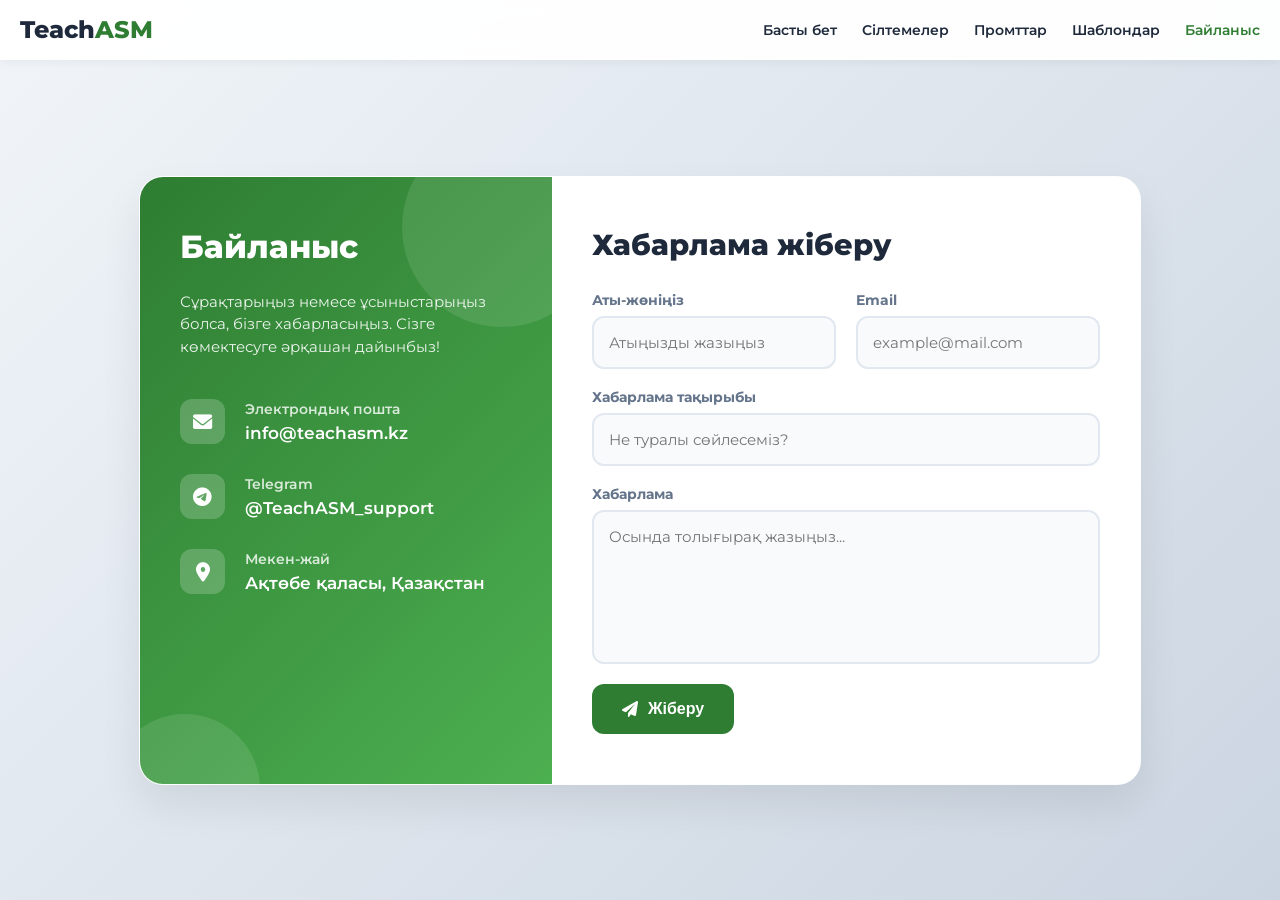
<file: contact.html>
<!DOCTYPE html>
<html lang="kk">
<head>
    <meta charset="UTF-8">
    <meta name="viewport" content="width=device-width, initial-scale=1.0">
    <title>TeachASM - Байланыс</title>
    <link href="https://fonts.googleapis.com/css2?family=Montserrat:wght@400;500;600;700;800&display=swap" rel="stylesheet">
    <link rel="stylesheet" href="https://cdnjs.cloudflare.com/ajax/libs/font-awesome/6.0.0/css/all.min.css">
    <style>
        :root {
            --primary: #2e7d32;
            --primary-light: #4caf50;
            --primary-dark: #1b5e20;
            --bg-color: #f8fafc;
            --text-main: #1e293b;
            --text-muted: #64748b;
        }

        body {
            margin: 0;
            font-family: 'Montserrat', sans-serif;
            background: linear-gradient(135deg, #f1f5f9 0%, #cbd5e1 100%);
            min-height: 100vh;
            display: flex;
            flex-direction: column;
            color: var(--text-main);
        }

        /* Navbar стилі */
        .navbar {
            background: rgba(255, 255, 255, 0.95);
            backdrop-filter: blur(10px);
            padding: 15px 20px;
            box-shadow: 0 2px 10px rgba(0, 0, 0, 0.05);
            position: sticky;
            top: 0;
            z-index: 1000;
            border-bottom: 1px solid rgba(255,255,255,0.5);
        }
        .nav-flex {
            max-width: 1400px;
            margin: 0 auto;
            display: flex;
            justify-content: space-between;
            align-items: center;
        }
        .logo { font-size: 1.5rem; font-weight: 800; color: var(--text-main); text-decoration: none; }
        .logo span { color: var(--primary); }
        .nav-links { list-style: none; display: flex; gap: 25px; margin: 0; padding: 0; }
        .nav-links a { text-decoration: none; color: var(--text-main); font-weight: 600; font-size: 14px; transition: 0.3s; }
        .nav-links a:hover, .nav-links a.active { color: var(--primary); }

        /* Контейнер */
        .contact-wrapper {
            flex: 1;
            display: flex;
            justify-content: center;
            align-items: center;
            padding: 40px 20px;
        }

        .contact-card {
            background: rgba(255, 255, 255, 0.85);
            backdrop-filter: blur(20px);
            border-radius: 24px;
            box-shadow: 0 20px 40px rgba(0, 0, 0, 0.08);
            border: 1px solid rgba(255, 255, 255, 0.5);
            display: flex;
            width: 100%;
            max-width: 1000px;
            overflow: hidden;
        }

        /* Сол жақ - Ақпарат (Градиент) */
        .contact-info-side {
            background: linear-gradient(135deg, var(--primary), var(--primary-light));
            color: white;
            padding: 50px 40px;
            width: 40%;
            position: relative;
            overflow: hidden;
            display: flex;
            flex-direction: column;
        }

        /* Декорация */
        .contact-info-side::before {
            content: '';
            position: absolute;
            top: -50px;
            right: -50px;
            width: 200px;
            height: 200px;
            background: rgba(255,255,255,0.1);
            border-radius: 50%;
        }
        .contact-info-side::after {
            content: '';
            position: absolute;
            bottom: -80px;
            left: -30px;
            width: 150px;
            height: 150px;
            background: rgba(255,255,255,0.1);
            border-radius: 50%;
        }

        .info-title {
            font-size: 2rem;
            font-weight: 800;
            margin: 0 0 10px;
            position: relative;
            z-index: 1;
        }
        
        .info-subtitle {
            font-size: 0.95rem;
            opacity: 0.9;
            margin-bottom: 40px;
            position: relative;
            z-index: 1;
            line-height: 1.5;
        }

        .info-items {
            display: flex;
            flex-direction: column;
            gap: 30px;
            position: relative;
            z-index: 1;
        }

        .info-item {
            display: flex;
            align-items: center;
            gap: 20px;
            text-decoration: none;
            color: white;
            transition: 0.3s;
        }
        .info-item:hover { transform: translateX(5px); }

        .info-icon {
            width: 45px;
            height: 45px;
            background: rgba(255,255,255,0.2);
            border-radius: 12px;
            display: flex;
            align-items: center;
            justify-content: center;
            font-size: 1.2rem;
        }

        .info-details h4 {
            margin: 0 0 5px;
            font-size: 0.9rem;
            font-weight: 600;
            opacity: 0.8;
        }
        .info-details p {
            margin: 0;
            font-size: 1.05rem;
            font-weight: 600;
        }

        /* Оң жақ - Форма */
        .contact-form-side {
            padding: 50px 40px;
            width: 60%;
            background: white;
        }

        .form-title {
            font-size: 1.8rem;
            font-weight: 800;
            color: var(--text-main);
            margin: 0 0 30px;
        }

        .form-grid {
            display: grid;
            grid-template-columns: 1fr 1fr;
            gap: 20px;
        }
        
        .full-width { grid-column: 1 / -1; }

        .input-group {
            display: flex;
            flex-direction: column;
            gap: 8px;
            margin-bottom: 20px;
        }

        .input-group label {
            font-size: 0.85rem;
            font-weight: 700;
            color: var(--text-muted);
        }

        .input-group input, .input-group textarea {
            padding: 15px;
            border: 2px solid #e2e8f0;
            border-radius: 12px;
            font-size: 0.95rem;
            font-family: inherit;
            transition: 0.3s;
            background: #f8fafc;
        }

        .input-group input:focus, .input-group textarea:focus {
            outline: none;
            border-color: var(--primary);
            background: white;
            box-shadow: 0 0 0 4px rgba(46, 125, 50, 0.1);
        }

        .input-group textarea {
            resize: none;
            height: 120px;
        }

        .btn-submit {
            background: var(--primary);
            color: white;
            border: none;
            padding: 16px 30px;
            border-radius: 12px;
            font-size: 1rem;
            font-weight: 700;
            cursor: pointer;
            width: auto;
            display: flex;
            align-items: center;
            gap: 10px;
            transition: 0.3s;
        }

        .btn-submit:hover {
            background: var(--primary-dark);
            transform: translateY(-2px);
            box-shadow: 0 8px 15px rgba(46, 125, 50, 0.2);
        }

        /* Телефон үшін бейімдеу */
        @media (max-width: 992px) {
            .contact-card {
                flex-direction: column;
                max-width: 600px;
            }
            .contact-info-side, .contact-form-side {
                width: 100%;
                padding: 40px 30px;
                box-sizing: border-box;
            }
            .form-grid {
                grid-template-columns: 1fr;
            }
            .nav-flex {
                flex-direction: column;
                gap: 10px;
            }
            .nav-links {
                flex-wrap: wrap;
                justify-content: center;
                gap: 10px;
            }
        }
    </style>
</head>
<body>

    <nav class="navbar">
        <div class="nav-flex">
            <a href="index.html" class="logo">Teach<span>ASM</span></a>
            <ul class="nav-links">
                <li><a href="index.html">Басты бет</a></li>
                <li><a href="links.html">Сілтемелер</a></li>
                <li><a href="prompts.html">Промттар</a></li>
                <li><a href="templates.html">Шаблондар</a></li>
                <li><a href="contact.html" class="active">Байланыс</a></li>
            </ul>
        </div>
    </nav>

    <div class="contact-wrapper">
        <div class="contact-card">
            
            <!-- Сол жақ (Ақпарат) -->
            <div class="contact-info-side">
                <h2 class="info-title">Байланыс</h2>
                <p class="info-subtitle">Сұрақтарыңыз немесе ұсыныстарыңыз болса, бізге хабарласыңыз. Сізге көмектесуге әрқашан дайынбыз!</p>
                
                <div class="info-items">
                    <a href="mailto:info@teachasm.kz" class="info-item">
                        <div class="info-icon"><i class="fas fa-envelope"></i></div>
                        <div class="info-details">
                            <h4>Электрондық пошта</h4>
                            <p>info@teachasm.kz</p>
                        </div>
                    </a>
                    
                    <a href="https://t.me/TeachASM_support" target="_blank" class="info-item">
                        <div class="info-icon"><i class="fab fa-telegram-plane"></i></div>
                        <div class="info-details">
                            <h4>Telegram</h4>
                            <p>@TeachASM_support</p>
                        </div>
                    </a>
                    
                    <a href="https://www.google.com/maps/search/?api=1&query=Актобе" target="_blank" class="info-item">
                        <div class="info-icon"><i class="fas fa-map-marker-alt"></i></div>
                        <div class="info-details">
                            <h4>Мекен-жай</h4>
                            <p>Ақтөбе қаласы, Қазақстан</p>
                        </div>
                    </a>
                </div>
            </div>

            <!-- Оң жақ (Форма) -->
            <div class="contact-form-side">
                <h3 class="form-title">Хабарлама жіберу</h3>
                <form>
                    <div class="form-grid">
                        <div class="input-group">
                            <label>Аты-жөніңіз</label>
                            <input type="text" placeholder="Атыңызды жазыңыз" required>
                        </div>
                        <div class="input-group">
                            <label>Email</label>
                            <input type="email" placeholder="example@mail.com" required>
                        </div>
                    </div>
                    
                    <div class="input-group full-width">
                        <label>Хабарлама тақырыбы</label>
                        <input type="text" placeholder="Не туралы сөйлесеміз?" required>
                    </div>

                    <div class="input-group full-width">
                        <label>Хабарлама</label>
                        <textarea placeholder="Осында толығырақ жазыңыз..." required></textarea>
                    </div>

                    <button type="submit" class="btn-submit">
                        <i class="fas fa-paper-plane"></i> Жіберу
                    </button>
                </form>
            </div>

        </div>
    </div>

</body>
</html>
</file>
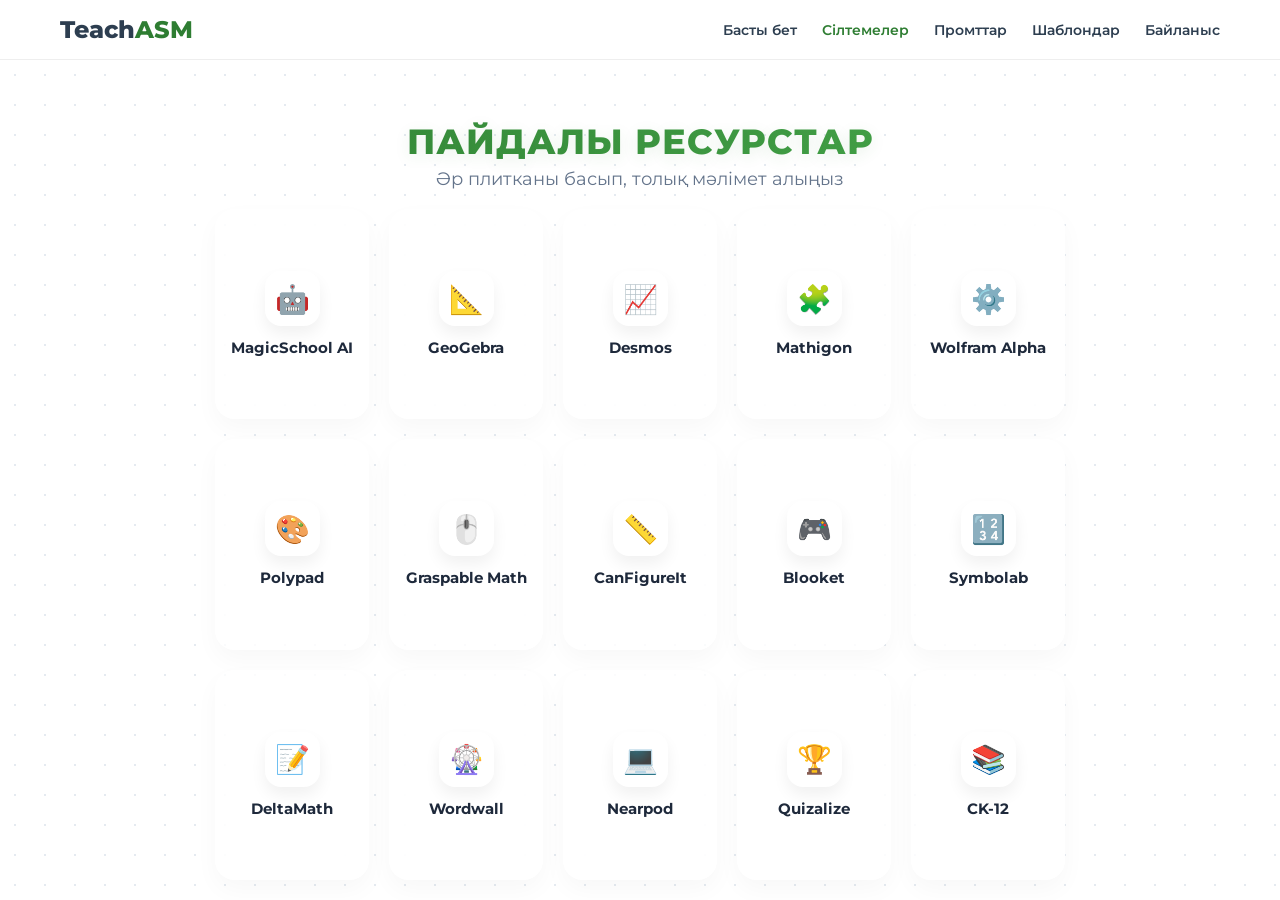
<file: links.html>
<!DOCTYPE html>
<html lang="kk">
<head>
    <meta charset="UTF-8">
    <meta name="viewport" content="width=device-width, initial-scale=1.0">
    <title>TeachASM - Сілтемелер</title>
    <link rel="stylesheet" href="style.css">
    <link href="https://fonts.googleapis.com/css2?family=Montserrat:wght@400;600;800&display=swap" rel="stylesheet">
    <link rel="stylesheet" href="https://cdnjs.cloudflare.com/ajax/libs/font-awesome/6.0.0/css/all.min.css">
    <style>
        body.links-bg {
            height: 100vh;
            overflow: hidden;
            display: flex;
            flex-direction: column;
            margin: 0;
            background: linear-gradient(135deg, #f8fafc 0%, #e2e8f0 100%);
            background-image: radial-gradient(rgba(203, 213, 225, 0.5) 1px, transparent 1px);
            background-size: 30px 30px;
        }
        
        .container {
            flex: 1;
            display: flex;
            flex-direction: column;
            padding-top: 20px !important;
            padding-bottom: 20px !important;
            margin-bottom: 0 !important;
            max-width: 1400px;
            width: 100%;
            margin: 0 auto;
            box-sizing: border-box;
        }

        .page-title {
            margin-bottom: 20px !important;
            padding-top: 0 !important;
            flex-shrink: 0;
            text-align: center;
        }

        .page-title h2 {
            font-size: 2.2rem !important;
            font-weight: 800 !important;
            background: linear-gradient(135deg, #2e7d32, #4caf50);
            -webkit-background-clip: text;
            background-clip: text;
            -webkit-text-fill-color: transparent;
            margin-bottom: 5px !important;
            text-transform: uppercase;
            letter-spacing: 1px;
            text-shadow: 0 4px 15px rgba(46, 125, 50, 0.1);
        }

        .grid {
            flex: 1;
            display: grid;
            grid-template-columns: repeat(5, 1fr) !important;
            grid-template-rows: repeat(3, 1fr);
            gap: 20px !important;
            padding: 0 !important;
            max-width: 100% !important;
            height: 100%;
        }

        .card {
            width: 100% !important;
            height: 100% !important;
            box-sizing: border-box !important;
            display: flex !important;
            flex-direction: column !important;
            background: rgba(255, 255, 255, 0.6) !important;
            backdrop-filter: blur(15px);
            border: 1px solid rgba(255, 255, 255, 0.8) !important;
            border-radius: 20px !important;
            padding: 15px !important;
            justify-content: center;
            align-items: center;
            text-align: center !important;
            gap: 12px !important;
            box-shadow: 0 10px 25px rgba(0, 0, 0, 0.03) !important;
            transition: 0.4s cubic-bezier(0.175, 0.885, 0.32, 1.275) !important;
            position: relative;
            overflow: hidden;
            z-index: 1;
        }

        .card::after {
            content: '';
            position: absolute;
            top: 0; left: 0; right: 0; bottom: 0;
            background: linear-gradient(135deg, rgba(46, 125, 50, 0.05), rgba(76, 175, 80, 0.15));
            z-index: -1;
            opacity: 0;
            transition: 0.4s;
        }

        .card:hover {
            transform: translateY(-8px) scale(1.03) !important;
            border-color: rgba(46, 125, 50, 0.4) !important;
            box-shadow: 0 20px 40px rgba(46, 125, 50, 0.15) !important;
        }

        .card:hover::after { opacity: 1; }

        .card .icon {
            width: 55px !important;
            height: 55px !important;
            font-size: 28px !important;
            background: #ffffff !important;
            box-shadow: 0 8px 16px rgba(0,0,0,0.06) !important;
            border-radius: 16px !important;
            display: flex;
            align-items: center;
            justify-content: center;
            transition: 0.4s cubic-bezier(0.175, 0.885, 0.32, 1.275) !important;
        }

        .card:hover .icon {
            transform: scale(1.15) rotate(10deg);
            background: #e8f5e9 !important;
        }

        .card span {
            font-size: 0.95rem !important;
            font-weight: 700 !important;
            color: #1e293b !important;
        }

        .m-box {
            background: rgba(255, 255, 255, 0.95) !important;
            backdrop-filter: blur(20px);
            border: 1px solid rgba(255,255,255,0.6);
            border-radius: 28px !important;
            box-shadow: 0 30px 60px rgba(0,0,0,0.15);
            padding: 50px !important;
        }

        @media (max-width: 992px) {
            body.links-bg {
                height: auto;
                overflow: auto;
            }
            .grid {
                grid-template-columns: repeat(auto-fill, minmax(150px, 1fr)) !important;
                grid-template-rows: auto;
            }
        }
    </style>
</head>
<body class="links-bg">

    <nav class="navbar">
        <div class="nav-flex">
            <a href="index.html" class="logo">Teach<span>ASM</span></a>
            <ul class="nav-links">
                <li><a href="index.html">Басты бет</a></li>
                <li><a href="links.html" class="active">Сілтемелер</a></li>
                <li><a href="prompts.html">Промттар</a></li>
                <li><a href="templates.html">Шаблондар</a></li>
                <li><a href="contact.html">Байланыс</a></li>
            </ul>
        </div>
    </nav>

    <div class="container" style="padding-top: 40px;">
        <div class="page-title" style="text-align: center; margin-bottom: 40px;">
            <h2 style="font-size: 2.5rem; color: #1e293b; margin-bottom: 10px;">Пайдалы ресурстар</h2>
            <p style="color: #64748b; font-size: 1.1rem;">Әр плитканы басып, толық мәлімет алыңыз</p>
        </div>

        <div class="grid">
            <div class="card" onclick="openM('MagicSchool AI', 'Мұғалімдердің уақытын үнемдейтін ЖИ құралы. Сабақ жоспарларын жасауға, деңгейлік тапсырмалар дайындауға және оқушыларға кері байланыс жазуға көмектеседі.', 'https://www.magicschool.ai/', '🤖')">
                <div class="icon c1">🤖</div><span>MagicSchool AI</span>
            </div>

            <div class="card" onclick="openM('GeoGebra', 'Геометрия, алгебра және графиктерге арналған интерактивті орта. Мұнда дайын 1 миллионнан астам тегін оқу материалдары мен симуляциялар бар.', 'https://www.geogebra.org/', '📐')">
                <div class="icon c2">📐</div><span>GeoGebra</span>
            </div>

            <div class="card" onclick="openM('Desmos', 'Функциялардың графигін салуға арналған ең үздік құрал. Мұғалімдер үшін арнайы Classroom Activities бөлімі бар, онда оқушылардың жұмысын бақылауға болады.', 'https://www.desmos.com/', '📈')">
                <div class="icon c3">📈</div><span>Desmos</span>
            </div>

            <div class="card" onclick="openM('Mathigon', '«Болашақтың оқулығы» деп аталатын платформа. Мұндағы материалдар интерактивті, оқушылар виртуалды манипулятивтер арқылы математиканы зерттейді.', 'https://mathigon.org/', '🧩')">
                <div class="icon c4">🧩</div><span>Mathigon</span>
            </div>

            <div class="card" onclick="openM('Wolfram Alpha', 'Күрделі математикалық есептерді, теңдеулер мен интегралдарды қадам-қадамымен шешіп беретін қуатты есептеуіш интеллект.', 'https://www.wolframalpha.com/', '⚙️')">
                <div class="icon c5">⚙️</div><span>Wolfram Alpha</span>
            </div>

            <div class="card" onclick="openM('Polypad', 'Виртуалды зертхана. Геометриялық фигуралармен, сандар тізбегімен және ықтималдықтармен тәжірибе жасауға арналған өте ыңғайлы құрал.', 'https://mathigon.org/polypad', '🎨')">
                <div class="icon c6">🎨</div><span>Polypad</span>
            </div>

            <div class="card" onclick="openM('Graspable Math', 'Алгебралық теңдеулерді «қолмен сүйреу» арқылы шешуге мүмкіндік береді. Оқушыларға айнымалылардың қалай өзгеретінін визуалды көрсету үшін таптырмас құрал.', 'https://graspablemath.com', '🖱️')">
                <div class="icon c1">🖱️</div><span>Graspable Math</span>
            </div>

            <div class="card" onclick="openM('CanFigureIt', 'Геометриялық теоремаларды дәлелдеуге бағытталған платформа. Оқушылардың логикалық ойлау қабілетін дамытып, дәлелдеу қадамдарын дұрыс құруға үйретеді.', 'https://www.canfigureit.com', '📏')">
                <div class="icon c2">📏</div><span>CanFigureIt</span>
            </div>

            <div class="card" onclick="openM('Blooket', 'Сабақты ойын түрінде өткізуге арналған геймификация платформасы. Оқушылар математикалық есептерді шеше отырып, виртуалды жарыстарға қатысады.', 'https://www.blooket.com', '🎮')">
                <div class="icon c3">🎮</div><span>Blooket</span>
            </div>

            <div class="card" onclick="openM('Symbolab', 'Математикалық калькулятор. Алгебра, тригонометрия және туындыларды есептеп қана қоймай, әр қадамын егжей-тегжейлі түсіндіріп береді.', 'https://www.symbolab.com', '🔢')">
                <div class="icon c4">🔢</div><span>Symbolab</span>
            </div>

            <div class="card" onclick="openM('DeltaMath', 'Мұғалімдерге үй тапсырмасын беруге және оны автоматты түрде тексеруге арналған база. Әрбір есептің дұрыс шығарылу жолы бейнеленген.', 'https://www.deltamath.com', '📝')">
                <div class="icon c5">📝</div><span>DeltaMath</span>
            </div>

            <div class="card" onclick="openM('Wordwall', 'Интерактивті жаттығулар жасау конструкторы. Викторина, сәйкестендіру, анаграмма сияқты 30-дан астам ойын түрлерін тез арада жасауға болады.', 'https://wordwall.net', '🎡')">
                <div class="icon c6">🎡</div><span>Wordwall</span>
            </div>

            <div class="card" onclick="openM('Nearpod', 'Презентацияларды интерактивті ететін құрал. Слайдтар арасына 3D модельдерді, виртуалды турларды және тесттерді қосуға мүмкіндік береді.', 'https://nearpod.com', '💻')">
                <div class="icon c1">💻</div><span>Nearpod</span>
            </div>

            <div class="card" onclick="openM('Quizalize', 'Оқушыларды деңгейлеріне қарай топтарға автоматты түрде бөлетін тест жүйесі. Кімнің қандай тақырыптан қиналғанын нақты көрсетеді.', 'https://www.quizalize.com', '🏆')">
                <div class="icon c2">🏆</div><span>Quizalize</span>
            </div>

            <div class="card" onclick="openM('CK-12', 'Математика мен жаратылыстану пәндері бойынша тегін цифрлық оқулықтар мен симуляциялар жинағы. Әр тақырып бойынша видео және практикалық жұмыс бар.', 'https://www.ck12.org', '📚')">
                <div class="icon c3">📚</div><span>CK-12</span>
            </div>
        </div>
    </div>

<div id="m-view" class="modal">
    <div class="m-box">
        <span class="close-btn" onclick="closeM()">&times;</span>
        <div id="m-icon" style="font-size: 60px; margin-bottom: 20px;"></div>
        <h3 id="m-title"></h3>
        <p id="m-desc"></p>
        
        <div style="display: flex; justify-content: center; margin-top: 20px;">
            <a id="m-url" href="#" target="_blank" class="modal-link">Сайтқа өту</a>
        </div>
    </div>
</div>
    <script>
        function openM(t, d, u, i) {
            document.getElementById('m-title').innerText = t;
            document.getElementById('m-desc').innerText = d;
            document.getElementById('m-url').href = u;
            document.getElementById('m-icon').innerText = i;
            
            const modal = document.getElementById('m-view');
            modal.style.display = 'flex';
        }

        function closeM() { 
            document.getElementById('m-view').style.display = 'none'; 
        }
        
        window.onclick = function(event) {
            let modal = document.getElementById('m-view');
            if (event.target == modal) {
                closeM();
            }
        }
    </script>
</body>
</html>
</file>
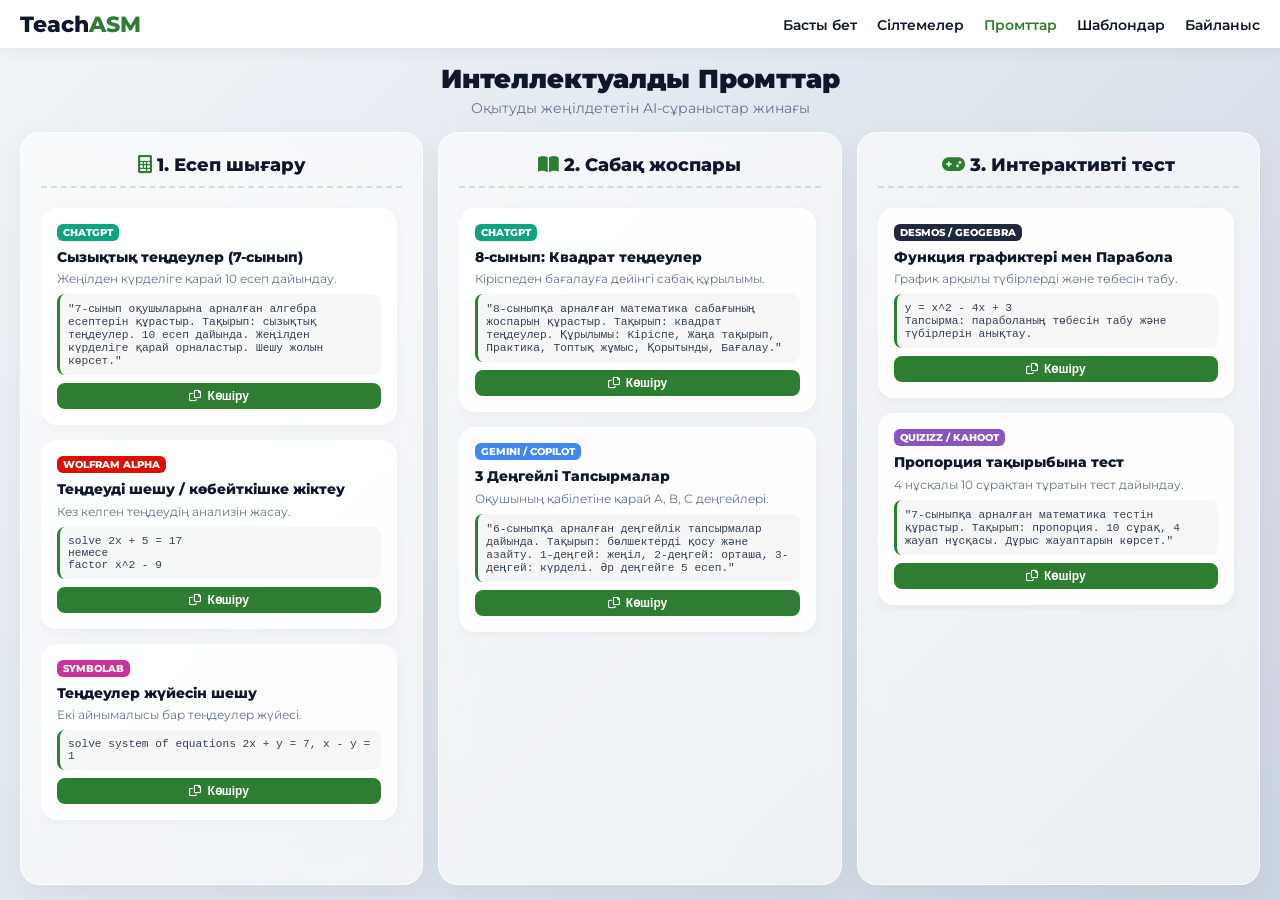
<file: prompts.html>
<!DOCTYPE html>
<html lang="kk">
<head>
    <meta charset="UTF-8">
    <meta name="viewport" content="width=device-width, initial-scale=1.0">
    <title>TeachASM - Промттар жинағы</title>
    <link href="https://fonts.googleapis.com/css2?family=Montserrat:wght@400;600;700;800&display=swap" rel="stylesheet">
    <link rel="stylesheet" href="https://cdnjs.cloudflare.com/ajax/libs/font-awesome/6.0.0/css/all.min.css">

    <style>
        :root {
            --bg-color: #f8fafc;
            --primary: #2e7d32;
            --accent: #10b981;
            --text-dark: #0f172a;
            --text-light: #64748b;
            --card-bg: rgba(255, 255, 255, 0.9);
        }

        body {
            margin: 0;
            font-family: 'Montserrat', sans-serif;
            background: linear-gradient(135deg, #f1f5f9 0%, #cbd5e1 100%);
            height: 100vh;
            overflow: hidden;
            color: var(--text-dark);
            display: flex;
            flex-direction: column;
        }

        /* Navbar */
        .navbar {
            background: white;
            padding: 10px 0;
            box-shadow: 0 4px 15px rgba(0,0,0,0.05);
            width: 100%;
            z-index: 1000;
            flex-shrink: 0;
        }
        .nav-flex {
            max-width: 1400px;
            margin: 0 auto;
            display: flex;
            justify-content: space-between;
            align-items: center;
            padding: 0 20px;
        }
        
        .logo { font-size: 1.4rem; font-weight: 800; }
        .logo span { color: var(--primary); }
        .nav-links { list-style: none; display: flex; gap: 20px; margin: 0; }
        .nav-links a { text-decoration: none; color: var(--text-dark); font-weight: 600; font-size: 14px; transition: 0.3s; }
        .nav-links a.active { color: var(--primary); }

        /* Main Wrapper */
        .dashboard {
            flex: 1;
            max-width: 1400px;
            margin: 0 auto;
            padding: 15px 20px;
            width: 100%;
            display: flex;
            flex-direction: column;
            box-sizing: border-box;
            gap: 15px;
            height: calc(100vh - 50px);
        }

        .hero-section {
            text-align: center;
            flex-shrink: 0;
        }
        
        .hero-section h1 {
            font-size: 1.6rem;
            font-weight: 900;
            margin: 0 0 5px 0;
        }

        .hero-section p {
            color: var(--text-light);
            font-size: 0.9rem;
            margin: 0;
        }

        /* Columns Layout */
        .columns-wrapper {
            display: flex;
            gap: 15px;
            flex: 1;
            min-height: 0; /* Important for scrollable columns */
        }

        .column {
            flex: 1;
            display: flex;
            flex-direction: column;
            background: rgba(255, 255, 255, 0.6);
            backdrop-filter: blur(15px);
            border-radius: 20px;
            padding: 20px;
            box-sizing: border-box;
            border: 1px solid rgba(255, 255, 255, 0.8);
            box-shadow: 0 10px 30px rgba(0, 0, 0, 0.05);
        }

        .column h2 {
            font-size: 1.15rem;
            margin: 0 0 15px 0;
            font-weight: 800;
            flex-shrink: 0;
            color: var(--text-dark);
            text-align: center;
            border-bottom: 2px dashed rgba(46, 125, 50, 0.2);
            padding-bottom: 10px;
        }

        /* Grid Layout inside columns */
        .prompts-grid {
            display: flex;
            flex-direction: column;
            gap: 15px;
            overflow-y: auto;
            padding-right: 5px;
            padding-top: 5px;
            padding-bottom: 5px;
        }
        
        .prompts-grid::-webkit-scrollbar { width: 4px; }
        .prompts-grid::-webkit-scrollbar-thumb { background: #cbd5e1; border-radius: 10px; }

        /* Card Design */
        .card {
            background: var(--card-bg);
            border-radius: 16px;
            padding: 15px;
            border: 1px solid rgba(255,255,255,0.9);
            box-shadow: 0 4px 15px rgba(0,0,0,0.04);
            transition: 0.4s cubic-bezier(0.175, 0.885, 0.32, 1.275);
            display: flex;
            flex-direction: column;
            position: relative;
            overflow: hidden;
        }
        .card::before {
            content: '';
            position: absolute;
            top: 0; left: 0; width: 4px; height: 100%;
            background: var(--primary);
            opacity: 0;
            transition: 0.3s;
        }
        .card:hover { 
            transform: translateY(-5px) scale(1.02); 
            box-shadow: 0 15px 30px rgba(46, 125, 50, 0.15); 
            border-color: rgba(46, 125, 50, 0.3);
        }
        .card:hover::before { opacity: 1; }

        .platform-badge {
            font-size: 0.6rem;
            font-weight: 800;
            padding: 3px 6px;
            border-radius: 6px;
            text-transform: uppercase;
            background: #e2e8f0;
            margin-bottom: 8px;
            align-self: flex-start;
        }
        .platform-chatgpt { background: #10a37f; color: white; }
        .platform-wolfram { background: #dd1100; color: white; }
        .platform-geogebra { background: #6666ff; color: white; }

        .card-title {
            font-size: 0.9rem;
            font-weight: 800;
            margin-bottom: 5px;
            line-height: 1.2;
        }

        .card-desc {
            font-size: 0.75rem;
            color: var(--text-light);
            margin-bottom: 8px;
        }

        .prompt-preview {
            background: rgba(0,0,0,0.03);
            border-radius: 8px;
            padding: 8px;
            font-size: 0.7rem;
            color: #334155;
            border-left: 3px solid var(--primary);
            font-family: 'Courier New', Courier, monospace;
            margin-bottom: 8px;
            white-space: pre-wrap;
            flex-grow: 1;
        }

        .copy-action {
            width: 100%;
            padding: 6px;
            border: none;
            border-radius: 8px;
            background: var(--primary);
            color: white;
            font-weight: 700;
            font-size: 0.75rem;
            cursor: pointer;
            display: flex;
            align-items: center;
            justify-content: center;
            gap: 6px;
            transition: 0.3s;
        }
        .copy-action:hover { background: #235e26; }
        .copy-action:active { transform: scale(0.95); }

        /* Toast */
        .toast {
            position: fixed;
            bottom: 20px;
            left: 50%;
            transform: translateX(-50%);
            background: #1e293b;
            color: white;
            padding: 10px 25px;
            border-radius: 50px;
            font-size: 0.85rem;
            display: none;
            z-index: 2000;
        }

        @media (max-width: 992px) {
            body { overflow: auto; height: auto; min-height: 100vh; }
            .dashboard { height: auto; flex-direction: column; padding: 15px; }
            .columns-wrapper { flex-direction: column; gap: 20px; }
            .prompts-grid { overflow-y: visible; height: auto; }
            .nav-flex { flex-direction: column; gap: 10px; }
            .nav-links { flex-wrap: wrap; justify-content: center; gap: 10px; }
            .hero-section h1 { font-size: 1.4rem; }
        }
    </style>
</head>
<body>

<nav class="navbar">
    <div class="nav-flex">
        <div class="logo">Teach<span>ASM</span></div>
        <ul class="nav-links">
            <li><a href="index.html">Басты бет</a></li>
            <li><a href="links.html">Сілтемелер</a></li>
            <li><a href="prompts.html" class="active">Промттар</a></li>
            <li><a href="templates.html">Шаблондар</a></li>
            <li><a href="contact.html">Байланыс</a></li>
        </ul>
    </div>
</nav>

<div class="dashboard">
    <div class="hero-section">
        <h1>Интеллектуалды Промттар</h1>
        <p>Оқытуды жеңілдететін AI-сұраныстар жинағы</p>
    </div>

    <div class="columns-wrapper">
        <!-- 1 баған -->
        <div class="column">
            <h2><i class="fas fa-calculator" style="color: var(--primary);"></i> 1. Есеп шығару</h2>
            <div class="prompts-grid">
                <div class="card">
                    <span class="platform-badge platform-chatgpt">ChatGPT</span>
                    <div class="card-title">Сызықтық теңдеулер (7-сынып)</div>
                    <div class="card-desc">Жеңілден күрделіге қарай 10 есеп дайындау.</div>
                    <div class="prompt-preview" id="pr1">"7-сынып оқушыларына арналған алгебра есептерін құрастыр. Тақырып: сызықтық теңдеулер. 10 есеп дайында. Жеңілден күрделіге қарай орналастыр. Шешу жолын көрсет."</div>
                    <button class="copy-action" onclick="copyPrompt('pr1')"><i class="far fa-copy"></i> Көшіру</button>
                </div>
                <div class="card">
                    <span class="platform-badge platform-wolfram">Wolfram Alpha</span>
                    <div class="card-title">Теңдеуді шешу / көбейткішке жіктеу</div>
                    <div class="card-desc">Кез келген теңдеудің анализін жасау.</div>
                    <div class="prompt-preview" id="pr2">solve 2x + 5 = 17 
немесе 
factor x^2 - 9</div>
                    <button class="copy-action" onclick="copyPrompt('pr2')"><i class="far fa-copy"></i> Көшіру</button>
                </div>
                <div class="card">
                    <span class="platform-badge" style="background:#cc3399; color:white;">Symbolab</span>
                    <div class="card-title">Теңдеулер жүйесін шешу</div>
                    <div class="card-desc">Екі айнымалысы бар теңдеулер жүйесі.</div>
                    <div class="prompt-preview" id="pr3">solve system of equations 2x + y = 7, x - y = 1</div>
                    <button class="copy-action" onclick="copyPrompt('pr3')"><i class="far fa-copy"></i> Көшіру</button>
                </div>
            </div>
        </div>

        <!-- 2 баған -->
        <div class="column">
            <h2><i class="fas fa-book-open" style="color: var(--primary);"></i> 2. Сабақ жоспары</h2>
            <div class="prompts-grid">
                <div class="card">
                    <span class="platform-badge platform-chatgpt">ChatGPT</span>
                    <div class="card-title">8-сынып: Квадрат теңдеулер</div>
                    <div class="card-desc">Кіріспеден бағалауға дейінгі сабақ құрылымы.</div>
                    <div class="prompt-preview" id="pr4">"8-сыныпқа арналған математика сабағының жоспарын құрастыр. Тақырып: квадрат теңдеулер. Құрылымы: Кіріспе, Жаңа тақырып, Практика, Топтық жұмыс, Қорытынды, Бағалау."</div>
                    <button class="copy-action" onclick="copyPrompt('pr4')"><i class="far fa-copy"></i> Көшіру</button>
                </div>
                <div class="card">
                    <span class="platform-badge" style="background:#4285f4; color:white;">Gemini / Copilot</span>
                    <div class="card-title">3 Деңгейлі Тапсырмалар</div>
                    <div class="card-desc">Оқушының қабілетіне қарай A, B, C деңгейлері.</div>
                    <div class="prompt-preview" id="pr5">"6-сыныпқа арналған деңгейлік тапсырмалар дайында. Тақырып: бөлшектерді қосу және азайту. 1-деңгей: жеңіл, 2-деңгей: орташа, 3-деңгей: күрделі. Әр деңгейге 5 есеп."</div>
                    <button class="copy-action" onclick="copyPrompt('pr5')"><i class="far fa-copy"></i> Көшіру</button>
                </div>
            </div>
        </div>

        <!-- 3 баған -->
        <div class="column">
            <h2><i class="fas fa-gamepad" style="color: var(--primary);"></i> 3. Интерактивті тест</h2>
            <div class="prompts-grid">
                <div class="card">
                    <span class="platform-badge" style="background:#1e293b; color:white;">Desmos / GeoGebra</span>
                    <div class="card-title">Функция графиктері мен Парабола</div>
                    <div class="card-desc">График арқылы түбірлерді және төбесін табу.</div>
                    <div class="prompt-preview" id="pr6">y = x^2 - 4x + 3
Тапсырма: параболаның төбесін табу және түбірлерін анықтау.</div>
                    <button class="copy-action" onclick="copyPrompt('pr6')"><i class="far fa-copy"></i> Көшіру</button>
                </div>
                <div class="card">
                    <span class="platform-badge" style="background:#8854c0; color:white;">Quizizz / Kahoot</span>
                    <div class="card-title">Пропорция тақырыбына тест</div>
                    <div class="card-desc">4 нұсқалы 10 сұрақтан тұратын тест дайындау.</div>
                    <div class="prompt-preview" id="pr7">"7-сыныпқа арналған математика тестін құрастыр. Тақырып: пропорция. 10 сұрақ, 4 жауап нұсқасы. Дұрыс жауаптарын көрсет."</div>
                    <button class="copy-action" onclick="copyPrompt('pr7')"><i class="far fa-copy"></i> Көшіру</button>
                </div>
            </div>
        </div>
    </div>
</div>

<div id="toast" class="toast">Промт көшірілді! ChatGPT-ге қоя аласыз ✅</div>

<script>
    function copyPrompt(id) {
        const text = document.getElementById(id).innerText;
        navigator.clipboard.writeText(text).then(() => {
            const toast = document.getElementById('toast');
            toast.style.display = 'block';
            setTimeout(() => {
                toast.style.display = 'none';
            }, 2500);
        });
    }
</script>

</body>
</html>
</file>
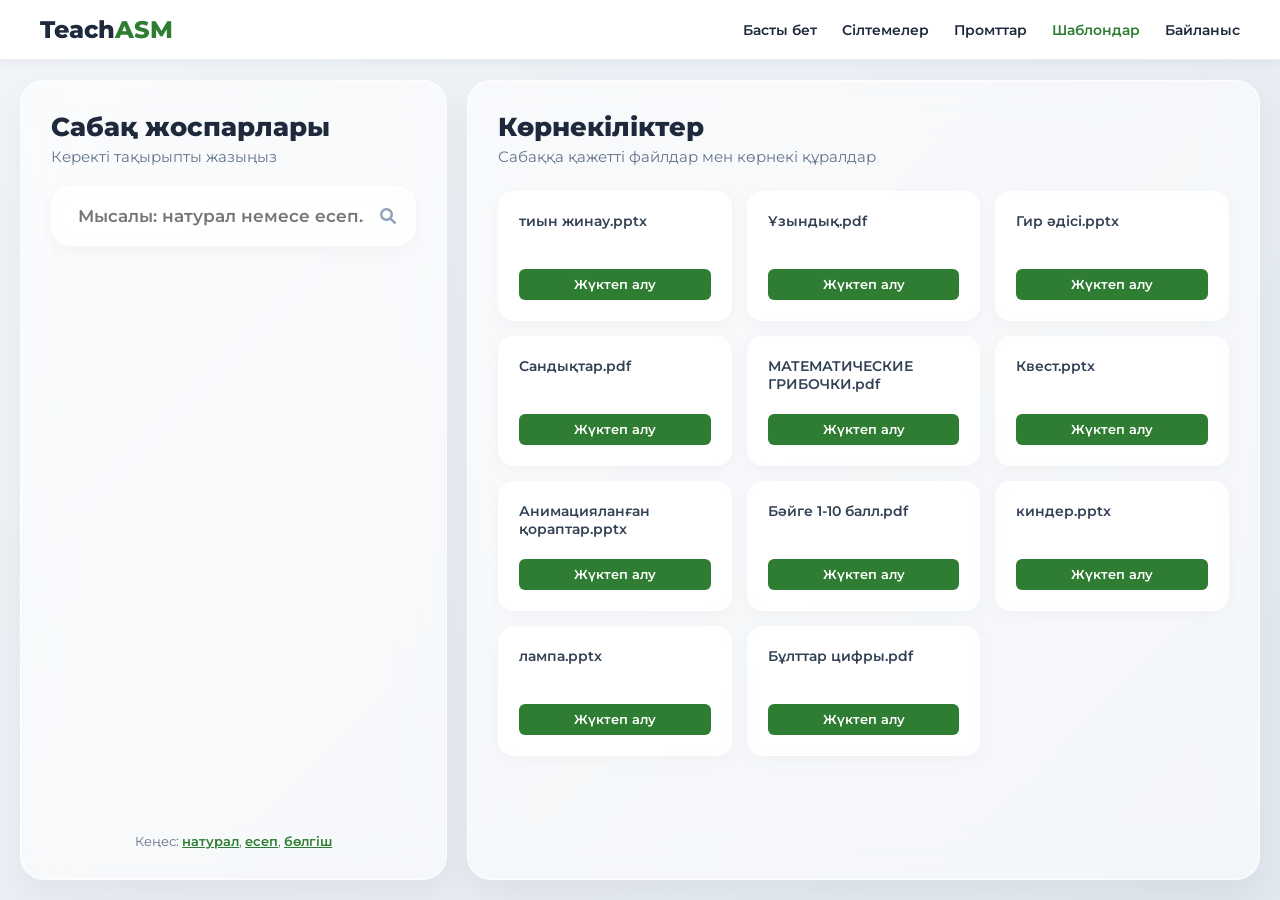
<file: templates.html>
<!DOCTYPE html>
<html lang="kk">

<head>
    <meta charset="UTF-8">
    <meta name="viewport" content="width=device-width, initial-scale=1.0">
    <title>TeachASM - Сабақ жоспарлары</title>
    <link rel="stylesheet" href="style.css">
    <link href="https://fonts.googleapis.com/css2?family=Montserrat:wght@400;600;700;800&display=swap" rel="stylesheet">
    <link rel="stylesheet" href="https://cdnjs.cloudflare.com/ajax/libs/font-awesome/6.0.0/css/all.min.css">
    <style>
        :root {
            --primary-color: #2e7d32;
            --secondary-color: #f1f5f9;
            --text-main: #1e293b;
            --text-muted: #64748b;
            --glass-bg: rgba(255, 255, 255, 0.85);
            --glass-border: rgba(255, 255, 255, 0.5);
        }

        body {
            margin: 0;
            font-family: 'Montserrat', sans-serif;
            background: linear-gradient(135deg, #f1f5f9 0%, #e2e8f0 100%);
            height: 100vh; /* Бүкіл экранды алу */
            overflow: hidden; /* Негізгі беттің айналдырғышын(scroll) алып тастау */
            display: flex;
            flex-direction: column;
        }

        /* Navbar стилі */
        .navbar {
            background: white;
            padding: 15px 20px;
            box-shadow: 0 2px 10px rgba(0, 0, 0, 0.05);
            position: sticky;
            width: 100%;
            top: 0;
            z-index: 1000;
            box-sizing: border-box;
        }

        .nav-flex {
            max-width: 1400px;
            margin: 0 auto;
            display: flex;
            justify-content: space-between;
            align-items: center;
        }

        .logo {
            font-size: 1.5rem;
            font-weight: 800;
            color: var(--text-main);
        }

        .logo span {
            color: var(--primary-color);
        }

        .nav-links {
            list-style: none;
            display: flex;
            gap: 25px;
            margin: 0;
            padding: 0;
        }

        .nav-links a {
            text-decoration: none;
            color: var(--text-main);
            font-weight: 600;
            transition: 0.3s;
            font-size: 14px;
        }

        .nav-links a:hover,
        .nav-links a.active {
            color: var(--primary-color);
        }

        /* Бір экрандық (Dashboard) дизайн */
        .dashboard-container {
            display: flex;
            flex: 1; /* Қалған барлық биіктікті алады */
            max-width: 1400px;
            margin: 0 auto; 
            width: 100%;
            padding: 20px;
            gap: 20px;
            box-sizing: border-box;
            height: calc(100vh - 60px);
        }

        /* Сол жақ және оң жақ панельдер */
        .panel {
            background: rgba(255, 255, 255, 0.6);
            backdrop-filter: blur(20px);
            border: 1px solid rgba(255, 255, 255, 0.8);
            border-radius: 24px;
            padding: 30px;
            overflow-y: auto;
            box-shadow: 0 15px 35px rgba(0, 0, 0, 0.05);
        }

        /* Скролл дизайны */
        .panel::-webkit-scrollbar {
            width: 6px;
        }
        .panel::-webkit-scrollbar-thumb {
            background: #cbd5e1;
            border-radius: 10px;
        }

        .left-panel {
            flex: 1; /* Жартысы немесе сәл аз */
            min-width: 350px;
            max-width: 450px;
            display: flex;
            flex-direction: column;
        }

        .right-panel {
            flex: 2; /* Оң жақ үлкенірек болуы үшін */
        }

        /* Іздеу аймағы */
        .search-wrapper {
            position: relative;
            margin: 20px 0;
        }

        .custom-input {
            width: 100%;
            padding: 18px 25px;
            padding-right: 50px;
            border-radius: 20px;
            border: 2px solid rgba(255, 255, 255, 0.8);
            background: rgba(255, 255, 255, 0.6);
            backdrop-filter: blur(10px);
            font-family: 'Montserrat';
            font-size: 1.05rem;
            font-weight: 600;
            box-shadow: 0 5px 15px rgba(0, 0, 0, 0.03);
            transition: all 0.3s ease;
            box-sizing: border-box;
            color: var(--text-main);
        }

        .custom-input:focus {
            border-color: var(--primary-color);
            box-shadow: 0 10px 20px rgba(46, 125, 50, 0.1);
            outline: none;
        }

        .search-icon {
            position: absolute;
            right: 20px;
            top: 50%;
            transform: translateY(-50%);
            color: #94a3b8;
            transition: 0.3s;
        }

        /* Нәтижелер тізімі */
        .results-container {
            flex: 1;
            display: flex;
            flex-direction: column;
            gap: 10px;
            margin-top: 15px;
        }

        .result-item {
            background: rgba(255, 255, 255, 0.8);
            padding: 15px 20px;
            border-radius: 16px;
            text-decoration: none;
            color: var(--text-main);
            font-weight: 700;
            border: 1px solid rgba(255, 255, 255, 0.9);
            display: flex;
            justify-content: space-between;
            align-items: center;
            transition: 0.3s;
            font-size: 0.95rem;
            box-shadow: 0 4px 15px rgba(0,0,0,0.02);
            animation: slideUp 0.4s ease-out forwards;
        }

        @keyframes slideUp {
            from { opacity: 0; transform: translateY(10px); }
            to { opacity: 1; transform: translateY(0); }
        }

        .result-item:hover {
            border-color: var(--primary-color);
            background: #f0fdf4;
            transform: translateX(5px);
        }

        .result-item i.fa-file-pdf { color: #ef4444; margin-right: 8px; }
        .result-item i.fa-download { color: var(--primary-color); opacity: 0.7; }

        .status-badge { font-size: 0.9rem; font-weight: 700; color: var(--primary-color); margin-bottom: 5px; }

        .hint-text {
            margin-top: 20px;
            font-size: 0.8rem;
            color: var(--text-muted);
            text-align: center;
        }

        .hint-text span {
            text-decoration: underline;
            cursor: pointer;
            color: var(--primary-color);
            font-weight: 600;
        }

        /* Көрнекіліктер (Оң жақ) */
        .section-title {
            font-size: 1.6rem;
            color: #1e293b;
            margin-top: 0;
            margin-bottom: 5px;
            font-weight: 800;
        }

        .section-subtitle {
            color: #64748b;
            margin-bottom: 25px;
            font-size: 0.95rem;
        }

        .files-grid {
            display: grid;
            grid-template-columns: repeat(auto-fill, minmax(220px, 1fr)); /* Автоматты түрде сыюына қарай */
            gap: 15px;
        }

        .file-card {
            background: rgba(255, 255, 255, 0.8);
            backdrop-filter: blur(10px);
            border: 1px solid rgba(255, 255, 255, 0.9);
            border-radius: 16px;
            padding: 20px;
            display: flex;
            flex-direction: column;
            justify-content: space-between;
            transition: 0.4s cubic-bezier(0.175, 0.885, 0.32, 1.275);
            min-height: 130px;
            box-shadow: 0 4px 15px rgba(0, 0, 0, 0.03);
            position: relative;
            overflow: hidden;
        }

        .file-card::before {
            content: '';
            position: absolute;
            top: 0; left: 0; width: 100%; height: 4px;
            background: var(--primary-color);
            opacity: 0;
            transition: 0.3s;
        }

        .file-card:hover {
            transform: translateY(-5px) scale(1.02);
            box-shadow: 0 15px 30px rgba(46, 125, 50, 0.15);
            border-color: rgba(46, 125, 50, 0.3);
        }

        .file-card:hover::before { opacity: 1; }

        .file-name {
            font-size: 0.9rem;
            font-weight: 600;
            color: #334155;
            margin-bottom: 10px;
            word-break: break-word;
        }

        .download-link {
            background-color: #2e7d32;
            color: white;
            text-decoration: none;
            padding: 8px 12px;
            border-radius: 6px;
            font-size: 0.8rem;
            font-weight: 600;
            text-align: center;
            transition: 0.2s;
        }

        .download-link:hover {
            background-color: #1b5e20;
        }

        /* Телефон және кіші экрандарға бейімдеу */
        @media (max-width: 992px) {
            body {
                height: auto;
                overflow: auto; /* Мобильдіде кәдімгі scroll қайтарамыз */
            }
            
            .dashboard-container {
                flex-direction: column;
                height: auto;
                margin-top: 10px; 
            }

            .left-panel, .right-panel {
                max-width: 100%;
            }

            .nav-flex {
                flex-direction: column;
                gap: 10px;
            }
            .nav-links {
                flex-wrap: wrap;
                justify-content: center;
                gap: 10px;
            }
        }
    </style>
</head>

<body>

    <nav class="navbar">
        <div class="nav-flex">
            <div class="logo">Teach<span>ASM</span></div>
            <ul class="nav-links">
                <li><a href="index.html">Басты бет</a></li>
                <li><a href="links.html">Сілтемелер</a></li>
                <li><a href="prompts.html">Промттар</a></li>
                <li><a href="templates.html" class="active">Шаблондар</a></li>
                <li><a href="contact.html">Байланыс</a></li>
            </ul>
        </div>
    </nav>

    <!-- Бір экрандық (Dashboard) құрылым -->
    <main class="dashboard-container">
        
        <!-- Сол жақ: Іздеу панелі -->
        <div class="panel left-panel">
            <h2 class="section-title">Сабақ жоспарлары</h2>
            <p class="section-subtitle" style="margin-bottom: 0;">Керекті тақырыпты жазыңыз</p>

            <div class="search-wrapper">
                <input type="text" id="topic-input" class="custom-input" placeholder="Мысалы: натурал немесе есеп..."
                    oninput="smartSearch()">
                <i class="fas fa-search search-icon" id="search-icon"></i>
            </div>

            <div id="status-msg" class="status-badge"></div>

            <div id="results-list" class="results-container"></div>

            <p class="hint-text">
                Кеңес: <b><span onclick="setTopic('натурал')">натурал</span></b>,
                <b><span onclick="setTopic('есеп')">есеп</span></b>,
                <b><span onclick="setTopic('бөлгіш')">бөлгіш</span></b>
            </p>
        </div>

        <!-- Оң жақ: Көрнекіліктер панелі -->
        <div class="panel right-panel">
            <h2 class="section-title">Көрнекіліктер</h2>
            <p class="section-subtitle">Сабаққа қажетті файлдар мен көрнекі құралдар</p>

            <div class="files-grid">
                <div class="file-card">
                    <div class="file-name">тиын жинау.pptx</div>
                    <a href="тиын%20жинау.pptx" class="download-link" download target="_blank">Жүктеп алу</a>
                </div>

                <div class="file-card">
                    <div class="file-name">Ұзындық.pdf</div>
                    <a href="Ұзындық.pdf" class="download-link" download target="_blank">Жүктеп алу</a>
                </div>

                <div class="file-card">
                    <div class="file-name">Гир әдісі.pptx</div>
                    <a href="Гир%20әдісі.pptx" class="download-link" download target="_blank">Жүктеп алу</a>
                </div>

                <div class="file-card">
                    <div class="file-name">Сандықтар.pdf</div>
                    <a href="Сандықтар.pdf" class="download-link" download target="_blank">Жүктеп алу</a>
                </div>

                <div class="file-card">
                    <div class="file-name">МАТЕМАТИЧЕСКИЕ ГРИБОЧКИ.pdf</div>
                    <a href="СКАЧАТЬ%20МАТЕМАТИЧЕСКИЕ%20ГРИБОЧКИ.pdf" class="download-link" download target="_blank">Жүктеп алу</a>
                </div>

                <div class="file-card">
                    <div class="file-name">Квест.pptx</div>
                    <a href="Квест.pptx" class="download-link" download target="_blank">Жүктеп алу</a>
                </div>

                <div class="file-card">
                    <div class="file-name">Анимацияланған қораптар.pptx</div>
                    <a href="Анимацияланған%20қораптар.pptx" class="download-link" download target="_blank">Жүктеп алу</a>
                </div>

                <div class="file-card">
                    <div class="file-name">Бәйге 1-10 балл.pdf</div>
                    <a href="Бәйге%201-10%20балл.pdf" class="download-link" download target="_blank">Жүктеп алу</a>
                </div>

                <div class="file-card">
                    <div class="file-name">киндер.pptx</div>
                    <a href="киндер.pptx" class="download-link" download target="_blank">Жүктеп алу</a>
                </div>

                <div class="file-card">
                    <div class="file-name">лампа.pptx</div>
                    <a href="лампа.pptx" class="download-link" download target="_blank">Жүктеп алу</a>
                </div>

                <div class="file-card">
                    <div class="file-name">Бұлттар цифры.pdf</div>
                    <a href="Бұлттар%20цифры.pdf" class="download-link" download target="_blank">Жүктеп алу</a>
                </div>
            </div>
        </div>

    </main>

    <script>
        // Барлық файлдар базасы (Толық тізім)
        const fileDatabase = [
            "Бөлінгіштіктің  негізгі  қасиеті.pdf",
            "Дәреже.pdf",
            "Ең  кіші  ортақ  еселік.pdf",
            "Ең  үлкен  ортақ  бөлгіш.pdf",
            "ЕҮОБ пен ЕКОЕ табуға есептер  шығару.pdf",
            "Жай  бөлшектің  негізгі  қасиеті.pdf",
            "Кесінді.pdf",
            "Координаталық сәуле.pdf",
            "Мәтінді есептерді  теңдеудің  көмегімен  шығару.pdf",
            "Натурал сандарды азайту.pdf",
            "Натурал сандарды жазу.pdf",
            "Натурал сандарды қосу.pdf",
            "Натурал сандарды салыстыру.pdf",
            "Натурал сандарды 2,5, 10-ға  бөлінгіштік  белгілері.pdf",
            "Натурал сандарды 3,9 -ға  бөлінгіштік  белгілері.pdf",
            "Натурал сандарды жай  көбейткіштерге  жіктеу.pdf",
            "Натурал сандарды қөбейту және бөлу.pdf",
            "Натурал сандарды бөлгіші  және  еселігі.pdf",
            "Өрнектерді ықшамдау.pdf",
            "Есеп шығару.pdf"
        ];

        function smartSearch() {
            const input = document.getElementById('topic-input').value.trim().toLowerCase();
            const resultsArea = document.getElementById('results-list');
            const status = document.getElementById('status-msg');
            const icon = document.getElementById('search-icon');

            resultsArea.innerHTML = ""; // Ескі нәтижелерді өшіру

            if (input.length > 1) {
                icon.style.color = '#2e7d32';

                // Сәйкес файлдарды табу
                const matchedFiles = fileDatabase.filter(fileName =>
                    fileName.toLowerCase().includes(input)
                );

                if (matchedFiles.length > 0) {
                    status.innerHTML = `<i class="fas fa-check-circle"></i> ${matchedFiles.length} файл табылды:`;

                    matchedFiles.forEach(fileName => {
                        const link = document.createElement('a');
                        link.href = encodeURI(fileName);
                        link.download = fileName;
                        link.target = "_blank";
                        link.className = 'result-item';
                        link.innerHTML = `
                        <span><i class="fas fa-file-pdf"></i> ${fileName}</span>
                        <i class="fas fa-download"></i>
                    `;
                        resultsArea.appendChild(link);
                    });
                } else {
                    status.innerHTML = `<span style="color: #64748b;">"${input}" бойынша ештеңе табылмады</span>`;
                }
            } else {
                icon.style.color = '#94a3b8';
                status.innerHTML = "";
            }
        }

        // Тез жазу функциясы
        function setTopic(name) {
            document.getElementById('topic-input').value = name;
            smartSearch();
        }
    </script>
</body>
</html>
</file>
<file: style.css>
/* --- 1. ЖАЛПЫ ПАРАМЕТРЛЕР --- */
* { 
    margin: 0; 
    padding: 0; 
    box-sizing: border-box; 
    font-family: 'Montserrat', sans-serif; 
}
html {
    scroll-behavior: smooth; /* Сырғып бару эффектісі */
}

/* Бөлімдер бір-біріне жабысып қалмауы үшін арақашықтық */
#links, #prompts, #templates, #contact {
    padding-top: 80px; 
    margin-bottom: 50px;
}
:root { 
    --green: #2e7d32; 
    --soft-green: #eef9f1; 
    --dark: #2d3e50; 
    --text-gray: #4a5568;
    --white: #ffffff;
    --border-color: #e2e8f0;
}

body {
    margin: 0;
    min-height: 100vh;
    /* Негізгі фон түсі */
    background-color: #f8fafc; 
    /* Градиентті дақтар */
    background-image: 
        radial-gradient(at 0% 0%, rgba(46, 125, 50, 0.05) 0px, transparent 50%),
        radial-gradient(at 100% 0%, rgba(56, 189, 248, 0.05) 0px, transparent 50%),
        radial-gradient(at 100% 100%, rgba(46, 125, 50, 0.05) 0px, transparent 50%),
        radial-gradient(at 0% 100%, rgba(56, 189, 248, 0.05) 0px, transparent 50%);
    background-attachment: fixed; /* Скролл жасағанда фон қозғалмайды */
}

/* --- 2. НАВБАР --- */
.navbar { 
    width: 100%;
    padding: 15px 0; 
    background: var(--white); 
    border-bottom: 1px solid #eee; 
    position: sticky; 
    top: 0; 
    z-index: 1000;
}

.nav-flex { 
    max-width: 1200px; 
    margin: 0 auto; 
    display: flex; 
    justify-content: space-between; 
    align-items: center; 
    padding: 0 20px; 
}

/* Телефон үшін арнайы (Media Query) */
@media (max-width: 600px) {
    h1 {
        font-size: 22px !important; /* Телефонда жазуды кішірейту */
    }
}
.logo { font-size: 24px; font-weight: 800; text-decoration: none; color: var(--dark); }
.logo span { color: var(--green); }

.nav-links { 
    display: flex; 
    list-style: none; 
    gap: 25px; 
}

.nav-links a { 
    text-decoration: none; 
    color: var(--dark); 
    font-weight: 600; 
    font-size: 14px; 
    transition: 0.3s;
}

.nav-links a.active, .nav-links a:hover { color: var(--green); }

/* --- 3. БАСТЫ БЕТ (HERO SECTION) --- */
.hero { 
    padding-top: 20px; 
    min-height: calc(100vh - 80px); 
    display: flex; 
    align-items: center; 
    background: linear-gradient(to bottom, var(--soft-green), var(--white)); 
}

.hero-container { 
    max-width: 1200px; 
    margin: 0 auto; 
    display: flex; 
    align-items: center; 
    justify-content: space-between; 
    gap: 60px; 
    padding: 0 20px; 
}

.hero-content { flex: 1.2; text-align: left; }
.tagline { color: var(--green); font-weight: 700; font-size: 14px; text-transform: uppercase; margin-bottom: 10px; }
.hero-content h1 { font-size: 2.8rem; font-weight: 800; line-height: 1.2; margin-bottom: 20px; }
.description { font-size: 1.1rem; color: var(--text-gray); margin-bottom: 30px; max-width: 500px; }

.highlight-box { 
    padding: 20px 25px; 
    border-left: 4px solid var(--green); 
    background: rgba(46, 125, 50, 0.05); 
    border-radius: 0 15px 15px 0;
    margin-bottom: 30px;
}
/* Басты беттің жаңартылған стилі */
.hero-container {
    display: flex;
    flex-wrap: wrap; /* Телефонда элементтер астына түсуі үшін */
    min-height: calc(100vh - 70px); /* Navbar биіктігін алып тастағандағы толық экран */
    align-items: center;
    justify-content: space-between;
    padding: 20px 5%;
    background: #f8fafc; /* Немесе өзіңіздің фоныңыз */
}

.hero-text {
    flex: 1;
    min-width: 300px; /* Телефонда сығылып қалмауы үшін */
}

.hero-image img {
    max-width: 100%;
    height: auto;
    border-radius: 30px;
}

/* МОБИЛЬДІ НҰСҚА */
@media (max-width: 768px) {
    .hero-container {
        text-align: center;
        flex-direction: column-reverse; /* Сурет пен мәтін орнын ауыстыру */
        padding-top: 100px;
    }
}
.btn-primary, .btn-secondary {
    padding: 12px 28px;
    border-radius: 30px;
    text-decoration: none;
    font-weight: 700;
    transition: 0.3s;
    display: inline-block;
    cursor: pointer;
    border: none;
}

.btn-primary { background: var(--green); color: var(--white) !important; }
.btn-primary:hover { background: #1b5e20; transform: translateY(-2px); }
.btn-secondary { border: 2px solid var(--green); color: var(--green) !important; background: transparent; }
.btn-secondary:hover { background: var(--soft-green); }

.hero-image { flex: 0.8; display: flex; justify-content: flex-end; }
.img-container { width: 350px; height: 450px; border-radius: 40px; overflow: hidden; box-shadow: 0 15px 30px rgba(0,0,0,0.1); }
.img-container img { width: 100%; height: 100%; object-fit: cover; }

/* --- 4. СІЛТЕМЕЛЕР ЖӘНЕ ГРИД ЖҮЙЕСІ --- */
.page-title { text-align: center; margin: 40px 0; padding-top: 80px; }
.grid { 
    display: grid; 
    grid-template-columns: repeat(5, 1fr); 
    gap: 30px; 
    max-width: 1000px; 
    margin: 0 auto; 
    padding: 40px 0;
    justify-items: center; 
}
.prompts-grid, .main-grid {
    display: grid;
    grid-template-columns: 1fr !important; /* Тек 1 қатар қылады */
    gap: 20px;
    padding: 10px;
}
@media (max-width: 768px) { .grid { grid-template-columns: repeat(2, 1fr); } }

.card {
    background: rgba(255, 255, 255, 0.8);
    backdrop-filter: blur(10px);
    border: 1px solid rgba(255, 255, 255, 0.3);
    border-radius: 16px;
    padding: 25px;
    text-align: center;
    cursor: pointer;
    transition: all 0.3s ease;
    display: flex;
    flex-direction: column;
    align-items: center;
    gap: 15px;
    box-shadow: 0 4px 6px rgba(0, 0, 0, 0.02);
}

.card:hover {
    transform: translateY(-8px);
    background: #ffffff;
    border-color: #2e7d32;
    box-shadow: 0 12px 20px rgba(46, 125, 50, 0.1);
}

.card .icon {
    font-size: 40px;
    width: 70px;
    height: 70px;
    display: flex;
    align-items: center;
    justify-content: center;
    border-radius: 50%;
    background: #f1f5f9;
    transition: 0.3s;
}

.card:hover .icon {
    background: #e8f5e9;
    transform: scale(1.1);
}

.card span {
    font-weight: 600;
    color: #1e293b;
    font-size: 1.1rem;
}
/* --- 5. ШАБЛОНДАР / DASHBOARD ЖҮЙЕСІ --- */
.dashboard-wrapper {
    display: flex;
    height: calc(100vh - 70px);
    margin-top: 70px;
    background: #f8fafc;
    overflow: hidden;
}

/* Бүйірлік мәзір */
.side-menu {
    width: 300px;
    background: white;
    border-right: 1px solid var(--border-color);
    padding: 30px 20px;
    display: flex;
    flex-direction: column;
}

.menu-label {
    font-size: 0.8rem;
    font-weight: 800;
    color: #94a3b8;
    text-transform: uppercase;
    margin-bottom: 20px;
    letter-spacing: 1.5px;
}

.template-nav { list-style: none; }
.nav-item {
    padding: 15px 20px;
    border-radius: 15px;
    margin-bottom: 8px;
    cursor: pointer;
    font-weight: 600;
    color: #64748b;
    transition: 0.3s;
    display: flex;
    align-items: center;
    gap: 15px;
}

.nav-item i { font-size: 1.1rem; }
.nav-item:hover { background: #f1f5f9; color: var(--green); }
.nav-item.active { background: #e8f5e9; color: var(--green); box-shadow: 0 4px 12px rgba(46,125,50,0.1); }

/* Жұмыс аймағы */
.main-workspace {
    flex: 1;
    padding: 40px;
    overflow-y: auto;
    display: flex;
    flex-direction: column;
}

.workspace-header {
    display: flex;
    justify-content: space-between;
    align-items: center;
    margin-bottom: 40px;
}

.workspace-actions { display: flex; gap: 15px; }

/* Редактор және Preview Grid */
.editor-container {
    display: grid;
    grid-template-columns: 1fr 1.1fr;
    gap: 40px;
    align-items: start;
}

/* Форма стилі */
.form-panel {
    background: white;
    padding: 30px;
    border-radius: 20px;
    box-shadow: 0 10px 25px rgba(0,0,0,0.03);
    border: 1px solid var(--border-color);
}

.input-field { margin-bottom: 25px; }
.input-field label { display: block; font-weight: 700; margin-bottom: 10px; color: var(--dark); font-size: 0.95rem; }
.input-field input, .input-field textarea, .input-field select {
    width: 100%;
    padding: 15px;
    border: 2px solid #f1f5f9;
    border-radius: 12px;
    background: #f8fafc;
    font-size: 1rem;
    transition: 0.3s;
    outline: none;
}

.input-field textarea { height: 150px; resize: none; }
.input-field input:focus, .input-field textarea:focus { border-color: var(--green); background: white; }

/* A4 ПРЕВЬЮ ПАНЕЛІ */
.document-preview {
    position: sticky;
    top: 0;
}

.page-a4 {
    background: white;
    width: 100%;
    max-width: 600px;
    min-height: 842px; /* A4 пропорциясы */
    padding: 60px;
    box-shadow: 0 20px 50px rgba(0,0,0,0.1);
    border-radius: 2px;
    margin: 0 auto;
    position: relative;
}

.a4-content h3 { 
    text-align: center; 
    margin-bottom: 40px; 
    color: var(--green); 
    text-transform: uppercase; 
    letter-spacing: 2px;
    border-bottom: 2px solid var(--green);
    padding-bottom: 15px;
}

.a4-content p { margin-bottom: 20px; font-size: 1.05rem; border-bottom: 1px dashed #eee; padding-bottom: 10px; }
.a4-content hr { margin: 30px 0; border: 0; border-top: 1px solid #eee; }

.preview-placeholder {
    color: #cbd5e1;
    text-align: center;
    margin-top: 100px;
    font-style: italic;
}

/* Қалқымалы құралдар (Floating Tools) */
.floating-tools {
    position: fixed;
    right: 30px;
    bottom: 30px;
    display: flex;
    flex-direction: column;
    gap: 15px;
    z-index: 1000;
}

.tool-circle {
    width: 55px;
    height: 55px;
    background: white;
    border-radius: 50%;
    display: flex;
    align-items: center;
    justify-content: center;
    box-shadow: 0 8px 25px rgba(0,0,0,0.15);
    cursor: pointer;
    color: var(--green);
    font-size: 1.3rem;
    transition: 0.4s cubic-bezier(0.175, 0.885, 0.32, 1.275);
}

.tool-circle:hover { transform: scale(1.15) rotate(15deg); background: var(--green); color: white; }

/* Түймелер */
.btn-success { background: var(--green); color: white; border: none; padding: 12px 25px; border-radius: 12px; font-weight: 700; cursor: pointer; transition: 0.3s; }
.btn-success:hover { background: #1b5e20; transform: translateY(-2px); }
.btn-outline { border: 2px solid var(--green); color: var(--green); background: white; padding: 10px 22px; border-radius: 12px; font-weight: 700; cursor: pointer; transition: 0.3s; }
.btn-outline:hover { background: var(--soft-green); }

/* --- 6. МОДАЛЬДІ ТЕРЕЗЕ (Randomizer үшін) --- */
/* Рандомайзер фоны (Overlay) */
/* Модальді терезенің артқы фоны (қараңғылау) */
.modal {
    display: none; 
    position: fixed; 
    z-index: 1000; /* Барлық элементтерден жоғары болуы тиіс */
    left: 0;
    top: 0;
    width: 100%;
    height: 100%;
    overflow: auto;
    background-color: rgba(15, 23, 42, 0.7); /* Артқы жақты күңгірттеу */
    backdrop-filter: blur(8px); /* Артқы жақты бұлыңғырлау (заманауи эффект) */
    align-items: center;
    justify-content: center;
}

/* Модальді терезенің ортасындағы ақ блок */
.m-box {
    /* 1. Орналасуы (Ортаға келтіру үшін ең маңызды бөлім) */
    display: flex;
    flex-direction: column;   /* Элементтерді вертикальді тізу */
    align-items: center;      /* Элементтерді көлденеңінен ортаға қою */
    text-align: center;       /* Мәтінді ортаға жазу */
    
    /* 2. Сыртқы түрі */
    background-color: #ffffff;
    margin: auto;
    padding: 40px;
    border-radius: 24px;
    width: 90%;
    max-width: 600px;         /* Терезенің максималды ені */
    
    /* 3. Эффектілер */
    position: relative;
    box-shadow: 0 25px 50px -12px rgba(0, 0, 0, 0.25);
    animation: slideIn 0.3s ease-out; /* Ашылу анимациясы */
}

/* Ішіндегі сурет (логотип) үшін қосымша стиль */
.m-box img, #m-icon {
    width: 80px;              /* Көлемін реттеу */
    height: auto;
    margin-bottom: 20px;      /* Астынан бос орын қалдыру */
}
.modal-link {
    display: inline-block;
    background-color: #2e7d32; /* Жасыл түс */
    color: white !important;
    padding: 12px 25px;
    border-radius: 10px;
    text-decoration: none;
    font-weight: 600;
    transition: 0.3s;
    cursor: pointer;
    z-index: 1001; /* Басқа элементтердің үстінде тұруы үшін */
    border: none;
}

.modal-link:hover {
    background-color: #1b5e20;
    transform: translateY(-2px);
    box-shadow: 0 5px 15px rgba(46, 125, 50, 0.3);
}
/* Жабу батырмасы (X) */
.close-btn {
    position: absolute;
    top: 20px;
    right: 25px;
    font-size: 30px;
    font-weight: bold;
    color: #64748b;
    cursor: pointer;
    transition: 0.2s;
}

.close-btn:hover {
    color: #1e293b;
}

/* Модаль ішіндегі мәтіндер */
#m-title {
    font-size: 28px;
    font-weight: 800;
    color: #1e293b;
    margin-bottom: 15px;
}

#m-desc {
    font-size: 16px;
    line-height: 1.6;
    color: #475569;
    margin-bottom: 30px;
}

/* Ашылу анимациясы */
@keyframes slideIn {
    from { transform: translateY(20px); opacity: 0; }
    to { transform: translateY(0); opacity: 1; }
}

/* Рандомайзер картасы */
.randomizer-card {
    background: #ffffff;
    width: 380px;
    padding: 30px;
    border-radius: 24px;
    box-shadow: 0 20px 25px -5px rgba(0, 0, 0, 0.1), 0 10px 10px -5px rgba(0, 0, 0, 0.04);
    position: relative;
    text-align: center;
    border: 1px solid #f1f5f9;
}

/* Жабу батырмасы */
.close-modal {
    position: absolute;
    top: 20px; right: 20px;
    font-size: 24px;
    color: #94a3b8;
    cursor: pointer;
    transition: 0.2s;
}

.close-modal:hover { color: #ef4444; }

/* Белгіше және тақырып */
.icon-circle {
    width: 60px;
    height: 60px;
    background: #e8f5e9;
    color: #2e7d32;
    border-radius: 50%;
    display: flex;
    align-items: center;
    justify-content: center;
    margin: 0 auto 15px;
    font-size: 24px;
}

.randomizer-header h3 {
    margin: 0;
    color: #1e293b;
    font-size: 20px;
}

.randomizer-header p {
    color: #64748b;
    font-size: 13px;
    margin-top: 5px;
}

/* Енгізу аймағы */
#student-list {
    width: 100%;
    height: 120px;
    margin-top: 20px;
    padding: 12px;
    border: 2px solid #f1f5f9;
    border-radius: 12px;
    resize: none;
    font-family: inherit;
    transition: 0.3s;
}

#student-list:focus {
    border-color: #2e7d32;
    outline: none;
    background: #f8fafc;
}

/* Есім шығатын жер */
.name-display-area {
    margin: 20px 0;
    padding: 20px;
    background: #f8fafc;
    border: 2px dashed #e2e8f0;
    border-radius: 16px;
    min-height: 80px;
    display: flex;
    align-items: center;
    justify-content: center;
    font-size: 22px;
    font-weight: 700;
    color: #2e7d32;
    transition: all 0.3s ease;
}

/* Таңдау батырмасы */
.btn-primary-action {
    width: 100%;
    padding: 14px;
    background: #2e7d32;
    color: white;
    border: none;
    border-radius: 12px;
    font-weight: 600;
    cursor: pointer;
    transition: 0.3s;
    display: flex;
    align-items: center;
    justify-content: center;
    gap: 10px;
}

.btn-primary-action:hover {
    background: #1b5e20;
    transform: translateY(-5px); transition: 0.3s;
    box-shadow: 0 4px 12px rgba(46, 125, 50, 0.2);
}

@keyframes slideUp { from { transform: translateY(30px); opacity: 0; } to { transform: translateY(0); opacity: 1; } }

.close { position: absolute; top: 20px; right: 25px; font-size: 28px; cursor: pointer; color: #94a3b8; }
.random-name-display { font-size: 2rem; font-weight: 800; color: var(--green); margin: 30px 0; min-height: 60px; }
.prompt-container {
    display: flex;
    min-height: 80vh;
    background: #ffffff;
    border-radius: 20px;
    overflow: hidden;
    box-shadow: 0 10px 40px rgba(0,0,0,0.08);
    margin: 20px;
}

/* Бүйірлік мәзір */
.prompt-sidebar {
    width: 280px;
    background: #f8fafc;
    border-right: 1px solid #e2e8f0;
    padding: 20px;
}

.sidebar-header {
    font-weight: 800;
    text-transform: uppercase;
    font-size: 0.75rem;
    color: #64748b;
    margin-bottom: 20px;
    letter-spacing: 1px;
}

.category-list { list-style: none; padding: 0; }

.cat-item {
    padding: 12px 15px;
    border-radius: 12px;
    cursor: pointer;
    margin-bottom: 8px;
    display: flex;
    align-items: center;
    gap: 12px;
    color: #475569;
    font-weight: 600;
    transition: 0.3s;
}

.cat-item:hover { background: #e2e8f0; }
.cat-item.active {
    background: #2e7d32;
    color: white;
}

/* Жұмыс аймағы */
.prompt-content {
    flex: 1;
    padding: 40px;
    background: white;
}

.input-area input {
    width: 100%;
    padding: 15px;
    border: 1.5px solid #e2e8f0;
    border-radius: 12px;
    margin-bottom: 15px;
    font-size: 1rem;
}

.ai-bubble {
    background: #f1f5f9;
    padding: 25px;
    border-radius: 18px;
    position: relative;
    margin: 25px 0;
    border-left: 5px solid #2e7d32;
}

.bubble-label {
    font-size: 0.8rem;
    font-weight: 700;
    color: #2e7d32;
    margin-bottom: 10px;
}

.btn-copy-ai {
    background: #2e7d32;
    color: white;
    padding: 15px 30px;
    border: none;
    border-radius: 12px;
    font-weight: 700;
    cursor: pointer;
    width: 100%;
    transition: 0.3s;
}

.btn-copy-ai:hover { background: #1b5e20; transform: translateY(-2px); }

/* Байланыс бетінің жалпы стилі */
.contact-page {
    max-width: 1000px;
    margin: 40px auto;
    padding: 20px;
    font-family: 'Montserrat', sans-serif;
}

.contact-header {
    text-align: center;
    margin-bottom: 40px;
}

.contact-header h1 {
    color: #1e293b;
    font-size: 2.5rem;
    margin-bottom: 10px;
}

.contact-header p {
    color: #64748b;
}

/* Контейнер: ақпарат + форма */
.contact-container {
    display: grid;
    grid-template-columns: 1fr 1fr;
    gap: 30px;
    max-width: 850px;
    margin: 0 auto;
    align-items: start;
    padding: 0 20px 40px;
}

/* Сол жақ: Мәліметтер */
.contact-info {
    display: flex;
    flex-direction: column;
    gap: 20px;
}

/* Сүйірмені (link) безендіруден тазарту */
.info-card-link {
    text-decoration: none;
    display: block;
    transition: transform 0.2s ease, box-shadow 0.2s ease;
}

/* Блоктың үстіне барғандағы эффект */
.info-card-link:hover .info-card {
    border-color: #2e7d32; /* Жасыл жиек пайда болады */
    transform: translateY(-3px); /* Сәл жоғары көтеріледі */
    box-shadow: 0 8px 15px rgba(0, 0, 0, 0.1);
}

.info-card {
    background: #fff;
    padding: 20px;
    border-radius: 12px;
    display: flex;
    align-items: center;
    gap: 15px;
    border: 1px solid #e2e8f0;
    cursor: pointer;
}

/* Иконкалар түсі */
.info-card i {
    font-size: 1.5rem;
    color: #2e7d32;
}

.info-text h4 {
    margin: 0;
    color: #1e293b;
    font-size: 1rem;
}

.info-text p {
    margin: 0;
    color: #64748b;
    font-size: 0.9rem;
}
/* Оң жақ: Форма */
.contact-form {
    background: #fff;
    padding: 30px;
    border-radius: 16px;
    box-shadow: 0 10px 15px -3px rgba(0, 0, 0, 0.1);
    border: 1px solid #e2e8f0;
}

.form-group {
    margin-bottom: 20px;
}

.form-group label {
    display: block;
    margin-bottom: 8px;
    font-weight: 600;
    color: #1e293b;
    font-size: 0.9rem;
}

.form-group input, 
.form-group textarea {
    width: 100%;
    padding: 12px;
    border: 1px solid #cbd5e1;
    border-radius: 8px;
    font-family: inherit;
    font-size: 0.95rem;
    transition: 0.3s;
}

.form-group input:focus, 
.form-group textarea:focus {
    outline: none;
    border-color: #2e7d32;
    box-shadow: 0 0 0 3px rgba(46, 125, 50, 0.1);
}

.btn-submit {
    width: 100%;
    padding: 14px;
    background: #2e7d32;
    color: #fff;
    border: none;
    border-radius: 8px;
    font-size: 1rem;
    font-weight: 700;
    cursor: pointer;
    transition: 0.3s;
}

.btn-submit:hover {
    background: #1b5e20;
    transform: translateY(-5px); transition: 0.3s;
}

/* Мобильді нұсқа */
@media (max-width: 768px) {
    .contact-container {
        grid-template-columns: 1fr;
    }
}
/* --- ТЕЛЕФОНҒА АРНАЛҒАН АДАПТИВТІ СТИЛЬДЕР --- */
@media (max-width: 768px) {
    /* 1. Контейнердің шетіндегі бос орынды азайту */
    .container {
        padding: 20px 15px;
    }

    /* 2. Навигация (Мәзір) - тізімді жасыру немесе бағанға айналдыру */
    .nav-flex {
        flex-direction: column;
        gap: 10px;
    }
    
    .nav-links {
        display: flex;
        flex-wrap: wrap; /* Сілтемелер келесі жолға түсуі үшін */
        justify-content: center;
        gap: 10px;
        font-size: 14px;
    }

    /* 3. Плиткалар (Grid) - Телефонда 1 немесе 2 бағанға айналдыру */
    .grid {
        grid-template-columns: repeat(auto-fill, minmax(150px, 1fr)) !important;
        gap: 12px;
    }

    .card {
        padding: 15px;
    }

    .card .icon {
        width: 50px;
        height: 50px;
        font-size: 30px;
    }

    .card span {
        font-size: 0.9rem;
    }

    /* 4. Модальді терезе - телефонда экранға толық сыюы үшін */
    .m-box {
        width: 95%;
        padding: 25px 15px;
    }

    #m-title {
        font-size: 20px;
    }

    #m-desc {
        font-size: 14px;
    }
}
    .results-container {
        display: flex;
        flex-direction: column;
        gap: 10px;
        margin-top: 20px;
        text-align: left;
    }

    .result-item {
        background: white;
        padding: 15px 20px;
        border-radius: 12px;
        text-decoration: none;
        color: #1e293b;
        font-weight: 600;
        border: 1px solid #e2e8f0;
        transition: 0.3s;
        display: flex;
        align-items: center;
        gap: 12px;
        animation: slideIn 0.3s ease-out forwards;
    }

    .result-item i {
        color: #ef4444; /* PDF иконкасының түсі */
        font-size: 1.2rem;
    }

    .result-item:hover {
        border-color: #2e7d32;
        background: #f0fdf4;
        transform: translateX(5px);
        box-shadow: 0 4px 12px rgba(0,0,0,0.05);
    }

    @keyframes slideIn {
        from { opacity: 0; transform: translateY(10px); }
        to { opacity: 1; transform: translateY(0); }
    }
</file>
